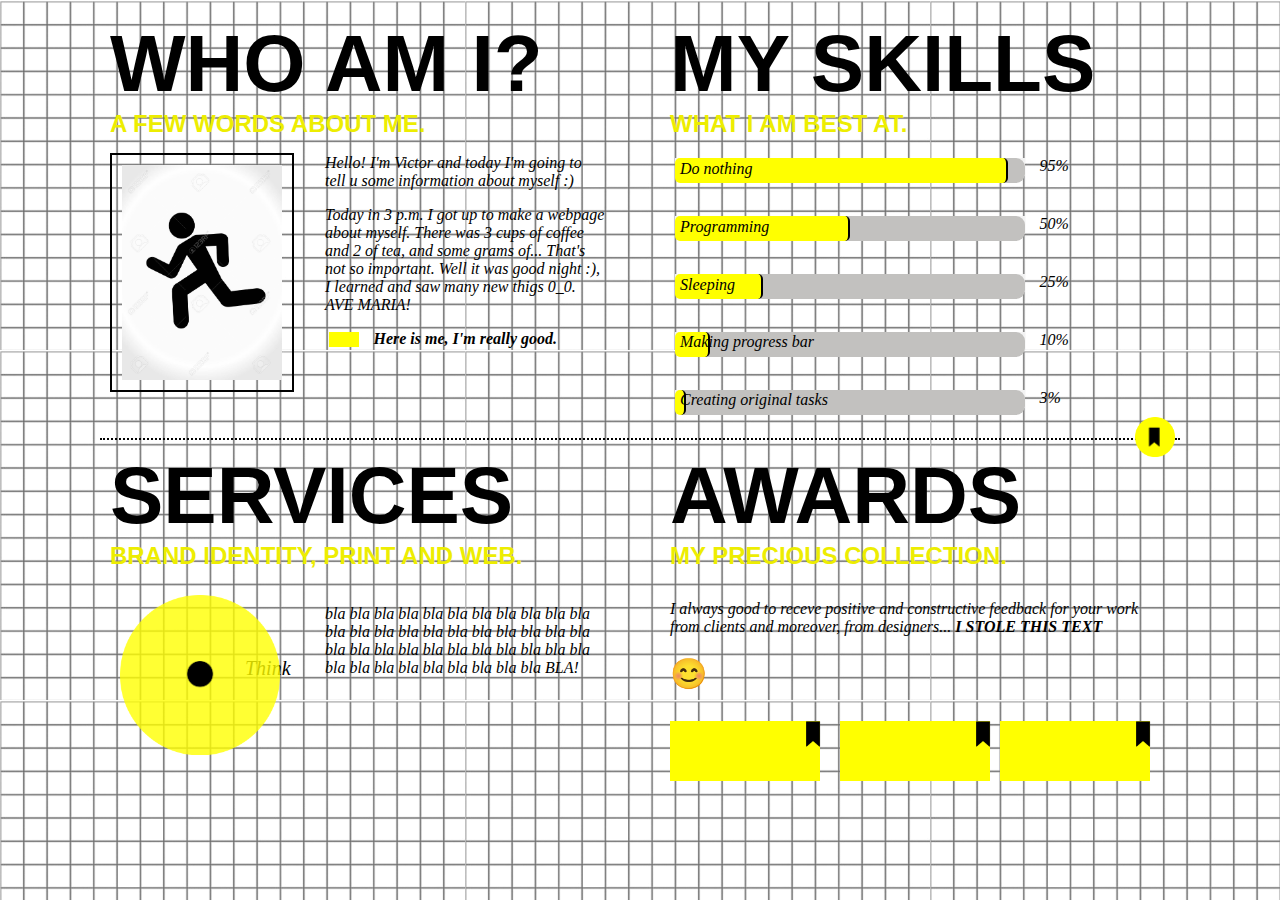
<file: Homepage/index.html>
<!DOCTYPE html>
<html lang="en">
<head>
    <meta charset="UTF-8">
    <meta name="viewport" content="width=device-width, initial-scale=1.0">
    <meta http-equiv="X-UA-Compatible" content="ie=edge">
    <title>Document</title>
    <link rel="stylesheet" href="style.css">
</head>
<body>
    <div class="top">
        <div class="left">
            <h1>Who am i?</h1>
            <h2>A few words about me.</h2>
            <img class="photo photo-top" src="photo.jpg" alt="My photo">
            <p class="about">
                Hello! I'm Victor and today I'm going to tell u some
                information about myself :)
            </p>
            <p class="about">
                Today in 3 p.m. I got up to make a webpage about
                myself. There was 3 cups of coffee and 2 of tea, and some grams
                of... That's not so important. Well it was good night :),
                I learned and saw many new thigs 0_0. AVE MARIA!
            </p>
            <div class="block-yellow"></div>
            <span class="about-end">Here is me, I'm really good.</span>
        </div>

        <div class="right">
            <h1>My skills</h1>
            <h2>What i am best at.</h2>

            <span class="absolute a-1">Do nothing</span>
            <progress value="95" max="100"></progress>
            <span>95%</span>

            <span class="absolute a-2">Programming</span>
            <progress value="50" max="100"></progress>
            <span>50%</span>

            <span class="absolute a-3">Sleeping</span>
            <progress value="25" max="100"></progress>
            <span>25%</span>

            <span class="absolute a-4">Making progress bar</span>
            <progress value="10" max="100"></progress>
            <span>10%</span>

            <span class="absolute a-5">Creating original tasks</span>
            <progress value="3" max="100"></progress>
            <span>3%</span>
        </div>

        <div class="ball-center-right">
            <img id="ball" src="ball-1.png" alt="ball">
            <img id="bookmark" src="bookmark-black.png" alt="bookmark">
        </div>
        
    </div>
    
    <div class="bottom">
        <div class="left">
            <h1>Services</h1>
            <h2>Brand identity, print and web.</h2>
            <span id="ball-title">Think</span>
            <img src="ball-1.png" alt="no alternative" class="photo photo-bottom">
            <img src="dot.png" alt="dot" class="image-dot">
            <p class="about" style="margin-top: -20px;">bla bla bla bla bla bla bla bla bla bla bla 
                    bla bla bla bla bla bla bla bla bla bla bla bla 
                    bla bla bla bla bla bla bla bla 
                    bla bla bla bla bla bla bla 
                    bla bla bla bla  BLA!
            </p>
        </div>

        <div class="right">
            <h1>Awards</h1>
            <h2>My precious collection.</h2>

            <p style="margin-top: 30px;">
                I always good to receve positive and constructive
                feedback for your work from clients and moreover,
                from designers... <span class="bold">I STOLE THIS TEXT</span> <p id="smile">&#128522</p>
            </p>

            <div class="block block-left">
                <img src="bookmark-black.png" alt="bookmark">
            </div>

            <div class="block block-middle">
                <img src="bookmark-black.png" alt="bookmark">
            </div>

            <div class="block block-right">
                <img src="bookmark-black.png" alt="bookmark">
            </div>
        </div>
    </div>
</body>
</html>
</file>
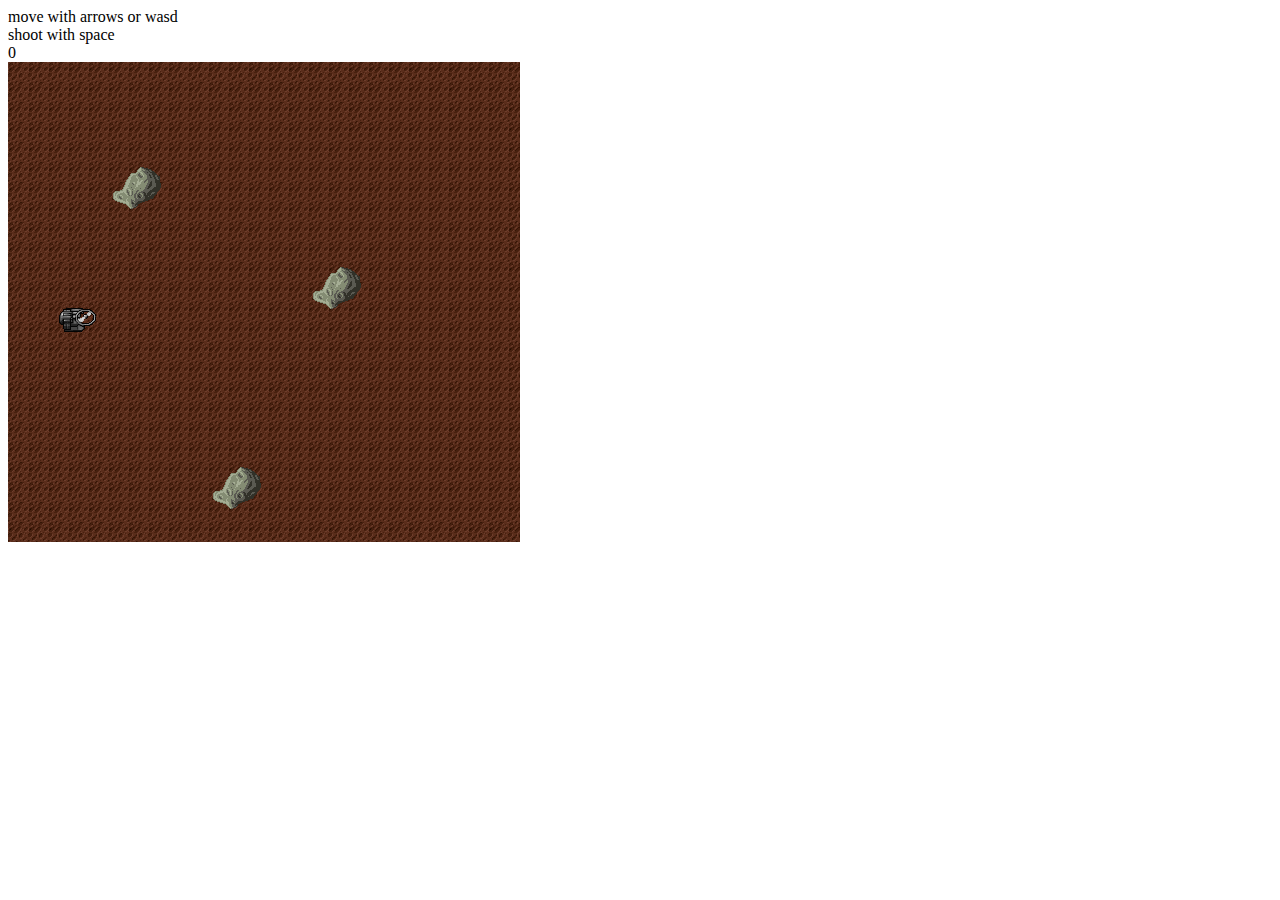
<file: SpaceAssault (v2.0 megaliths)/index.html>
<!DOCTYPE html>
<html>
  <head>
    <meta charset="utf-8">

  </head>
  <body>
    <div id="game-over-overlay">
    </div>

    <div id="game-over">
      <h1>GAME OVER</h1>
      <button id="play-again">Play Again</button>
    </div>

    <div class="wrapper">
      <div id="instructions">
        <div>
          move with <span class="key">arrows</span> or <span class="key">wasd</span>
        </div>
        <div>
          shoot with <span class="key">space</span>
        </div>
      </div>

      <div id="score"></div>
    </div>
    
    <script type="text/javascript" src="sprite.js"></script>
    <script type="text/javascript" src="resources.js"></script>
    <script type="text/javascript" src="input.js"></script>
    <script type="text/javascript" src="app.js"></script>
  </body>
</html>
</file>
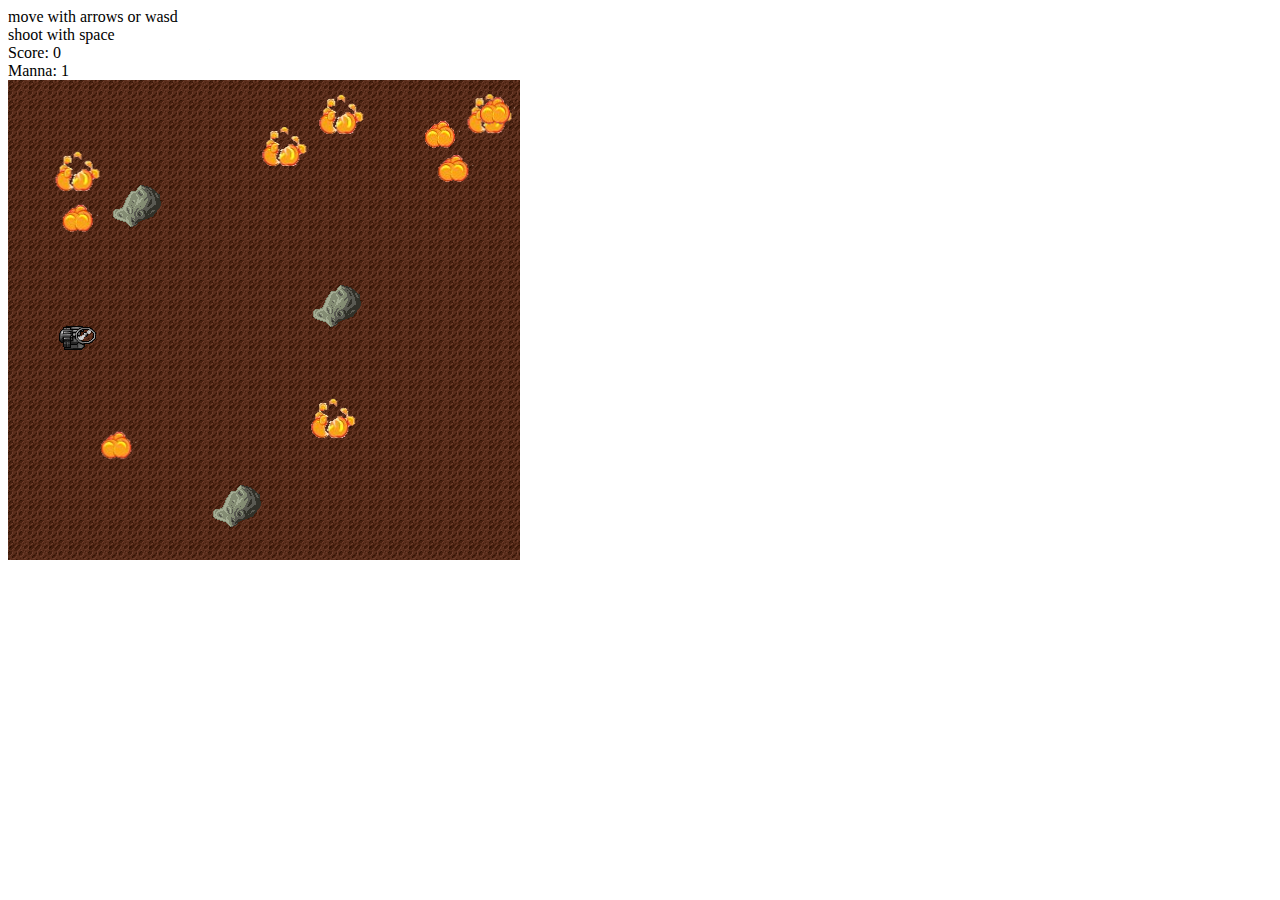
<file: SpaceAssault (v3.0 manna)/index.html>
<!DOCTYPE html>
<html>
  <head>
    <meta charset="utf-8">

  </head>
  <body>
    <div id="game-over-overlay">
    </div>

    <div id="game-over">
      <h1>GAME OVER</h1>
      <button id="play-again">Play Again</button>
    </div>

    <div class="wrapper">
      <div id="instructions">
        <div>
          move with <span class="key">arrows</span> or <span class="key">wasd</span>
        </div>
        <div>
          shoot with <span class="key">space</span>
        </div>
      </div>

      <div id="score"></div>
      <div id="mannaScore"></div>
    </div>
    
    <script type="text/javascript" src="sprite.js"></script>
    <script type="text/javascript" src="resources.js"></script>
    <script type="text/javascript" src="input.js"></script>
    <script type="text/javascript" src="app.js"></script>
  </body>
</html>
</file>
<file: Homepage/style.css>
body {
    background: url("cell.png");
    font-family: Arial, sans-serif;
}

h1, h2 {
    text-transform: uppercase;
    font-weight: bold;
}

p, span {
    font-family: 'Times New Roman', Times, serif;
    font-style: italic;
}

div.top{
    margin: auto;
    width: 1080px;
    border-bottom: 2px dotted black;
    position: relative;
}

div.bottom {
    height: auto;
    width: 1080px;
    margin: auto;
}

div.bottom::after {
    content: "";
    display: block;
    clear: both;
}

div.top::after {
    content: "";
    display: block;
    clear: both;
}

.photo {
    width: 160px;
    margin-left: 0;
    float: left;
    margin-top: 15px;
    margin-bottom: 10px; 
    padding: 10px;
}

.photo-top{
    border: 2px solid black;
}

.photo-bottom {
    opacity: 0.8;
}

.image-dot {
    width: 50px;
    position: relative;
    top: 80px;
    left: -165px;
}

#ball-title {
    position: relative;
    top: 55px;
    left: -45px;
    font-style: italic;
    font-size: 20px;
}

.photo::after {
    content: "";
    display: block;
    clear: both;
}

p.about {
    font-style: italic;
    margin-left: 215px;
    margin-right: 5px;
}

.block-yellow {
    margin-left: 35px;
    display: inline-block;
    background: yellow;
    height: 15px;
    width: 30px;
    vertical-align: middle;
}

.top .left, .bottom .left {
    margin-left: 10px;
    margin-top: 10px;
    margin-bottom: 10px; 
    position: relative;
    float: left;
    width: 500px;
}

.about-end {
    font-weight: bold;
    margin-left: 10px; 
}

h1 {
    margin: 0;
    font-size: 80px;
    
}

h2 {
    margin: 0;
    color: rgb(237, 237, 1);
    font-size: 40;
}

.right {
    margin-top: 10px;
    margin-right: 10px;
    margin-bottom: 10px;
    float: right;
    width: 500px;  
    position: relative;
}

progress {
    margin-top: 20px;
    margin-left: 5px;
    margin-right: 10px;
    margin-bottom:20px;  
    width: 70%;
    background-color: #f3f3f3;
    border: 0;
    height: 18px;
    vertical-align: middle;
}

progress::-webkit-progress-value {
    background: yellow;
    border-radius: 5px;
    height: 25px;
    border-right: 2px solid black;
}

progress::-moz-progress-bar {
    background: yellow;
    border-radius: 5px;
    height: 25px;
    border-right: 2px solid black;
}

progress::-webkit-progress-bar {
    height: 25px;
    border-radius: 9px;
    background: rgb(194, 193, 191);
}

.absolute {
    position: absolute;
    left: 10px;
    font-style: italic;
}

.absolute.a-1{
    top: 142px;
}

.absolute.a-2{
    top: 200px;
}

.absolute.a-3{
    top: 258px;
}

.absolute.a-4{
    top: 315px;
}

.absolute.a-5{
    top: 373px;
}

.bottom .right {
    height: 290px;
}

.block {
    background-color: yellow;
    margin-bottom: 0;
    width: 150px;
    height: 60px;
    position: relative;
}

.block-left {
    float: left;
}

.block-middle {
    float: left;
    margin-left: 20px; 
}

.block-right {
    float: left;
    margin-left: 10px; 
}

.block > img {
    position: absolute;
    width: 40px;
    position: absolute;
    top: -7px;
    right: -14px;
}

#smile {
    font-style: normal;
    font-size: 30px;
    margin-top: 20px; 
}

.bottom .right::after {
    content: "";
    display: block;
    clear: both;
}

.bold {
    font-weight: bold;
}

.ball-center-right {
    position: absolute;
    bottom: -23px;
    right: 5px;
}

.ball-center-right > #ball {
    width: 40px;
}

.ball-center-right > #bookmark {
    width: 30px;
    position: absolute;
    top: 5px;
    right: 5px;
}
</file>
